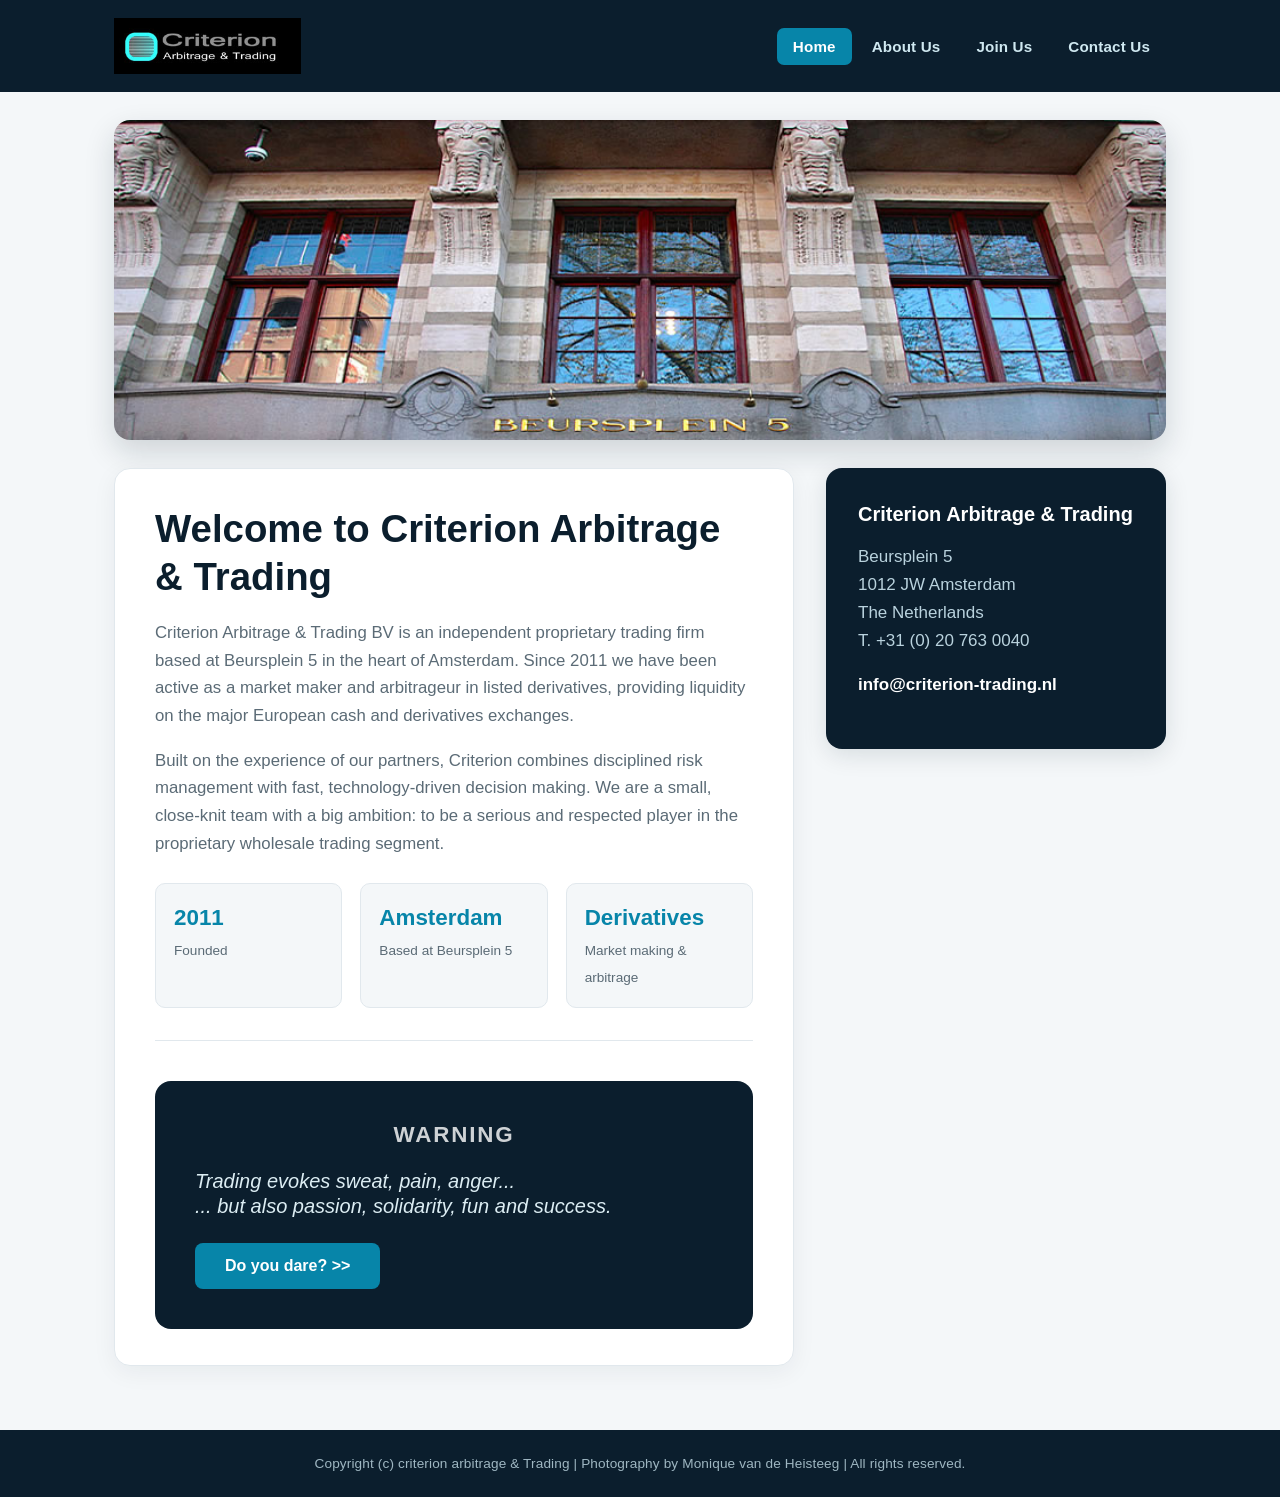
<file: criterion/index.html>
<!DOCTYPE html PUBLIC "-//W3C//DTD XHTML 1.0 Strict//EN" "http://www.w3.org/TR/xhtml1/DTD/xhtml1-strict.dtd">
<html xmlns="http://www.w3.org/1999/xhtml">
  <head>
    <meta http-equiv="Content-Type" content="text/html; charset=UTF-8" />
    <meta
      name="keywords"
      content="Criterion-trading, Criterion, trading, options, exchange, exchange trading, Euronext, Liffe, Xetra Dax, Eurex, option trading, marketmaker, opties, optie, handel, all options, amsterdam, call, put, optiver, imc, scrocca, flow, beursplein, derivaten, derivaten handel, arbitrage, bonus, optiehandel, flow traders, liquidity providing, liquidity provider, market maker, top, beste"
    />
    <meta name="description" content="" />

    <title>Criterion Arbitrage &amp; Trading</title>
    <link
      href="./css/cat.css"
      rel="stylesheet"
      type="text/css"
      media="screen"
    />
  </head>
  <body>
    <div id="wrapper">
      <div id="navbar">
        <div id="logo"></div>
        <div id="menu">
          <ul>
            <li class="current_page_item">
              <a href="./index.html">Home</a>
            </li>
            <li>
              <a href="./about.html">About Us</a>
            </li>
            <li><a href="./join.html">Join Us</a></li>
            <li>
              <a href="./contact.html">Contact Us</a>
            </li>
          </ul>
        </div>
        <!-- end #menu -->
      </div>
      <!-- end #navbar -->
      <div id="header">
        <img
          src="./img/home_bp.jpg"
          alt="Beursplein 5"
        />
      </div>
      <!-- end #header -->
      <div id="page">
        <div id="page-bgtop">
          <div id="page-bgbtm">
            <div id="content">
              <div class="welcome">
                <h1>Welcome to Criterion Arbitrage &amp; Trading</h1>
                <p>
                  Criterion Arbitrage &amp; Trading BV is an independent proprietary trading firm
                  based at Beursplein 5 in the heart of Amsterdam. Since 2011 we have been active
                  as a market maker and arbitrageur in listed derivatives, providing liquidity on
                  the major European cash and derivatives exchanges.
                </p>
                <p>
                  Built on the experience of our partners, Criterion combines disciplined risk
                  management with fast, technology-driven decision making. We are a small,
                  close-knit team with a big ambition: to be a serious and respected player in the
                  proprietary wholesale trading segment.
                </p>
                <div class="stats-row">
                  <div class="stat">
                    <span class="stat-value">2011</span>
                    <span class="stat-label">Founded</span>
                  </div>
                  <div class="stat">
                    <span class="stat-value">Amsterdam</span>
                    <span class="stat-label">Based at Beursplein 5</span>
                  </div>
                  <div class="stat">
                    <span class="stat-value">Derivatives</span>
                    <span class="stat-label">Market making &amp; arbitrage</span>
                  </div>
                </div>
              </div>
              <div class="post cta-banner">
                <h1>WARNING</h1>
                <div class="entry">
                  <h4>
                    <em
                      >Trading evokes sweat, pain, anger...<br />
                      ... but also passion, solidarity, fun and success.
                    </em>
                  </h4>
                  <h3>
                    <a href="./join.html"
                      >Do you dare? &gt;&gt;</a
                    >
                  </h3>
                </div>
              </div>
            </div>
            <!-- end #content -->
            <div id="sidebar">
              <h2><strong>Criterion Arbitrage &amp; Trading</strong></h2>
              <p>
                Beursplein 5<br />
                1012 JW Amsterdam<br />
                The Netherlands<br />
                T. +31 (0) 20 763 0040
              </p>
              <p>
                <a href="mailto:info@criterion-trading.nl"
                  ><strong>info@criterion-trading.nl</strong></a
                >
              </p>
            </div>
            <!-- end #sidebar -->
            <div style="clear: both">&nbsp;</div>
          </div>
        </div>
      </div>
      <!-- end #page -->
    </div>
    <div id="footer">
      <p>
        Copyright (c) criterion arbitrage &amp; Trading | Photography by Monique
        van de Heisteeg | All rights reserved.
      </p>
    </div>
    <!-- end #footer -->
  </body>
</html>
</file>
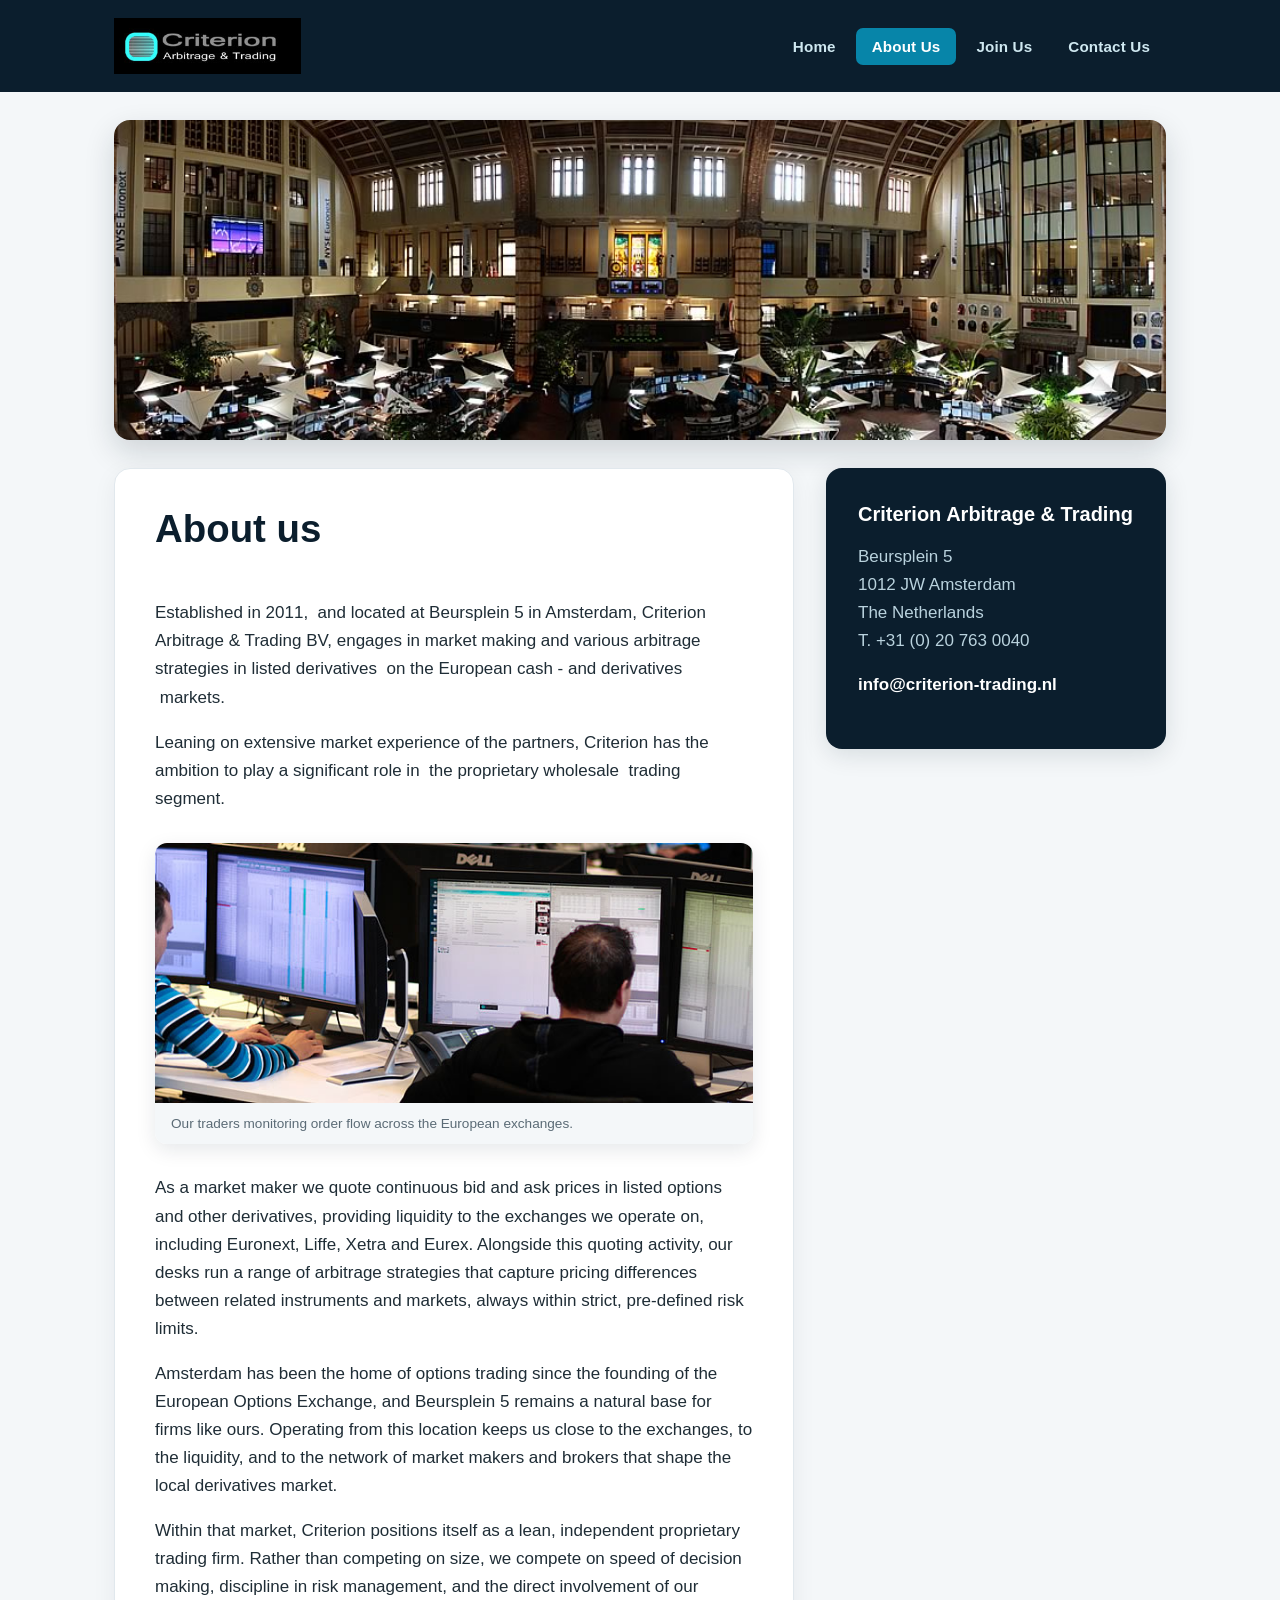
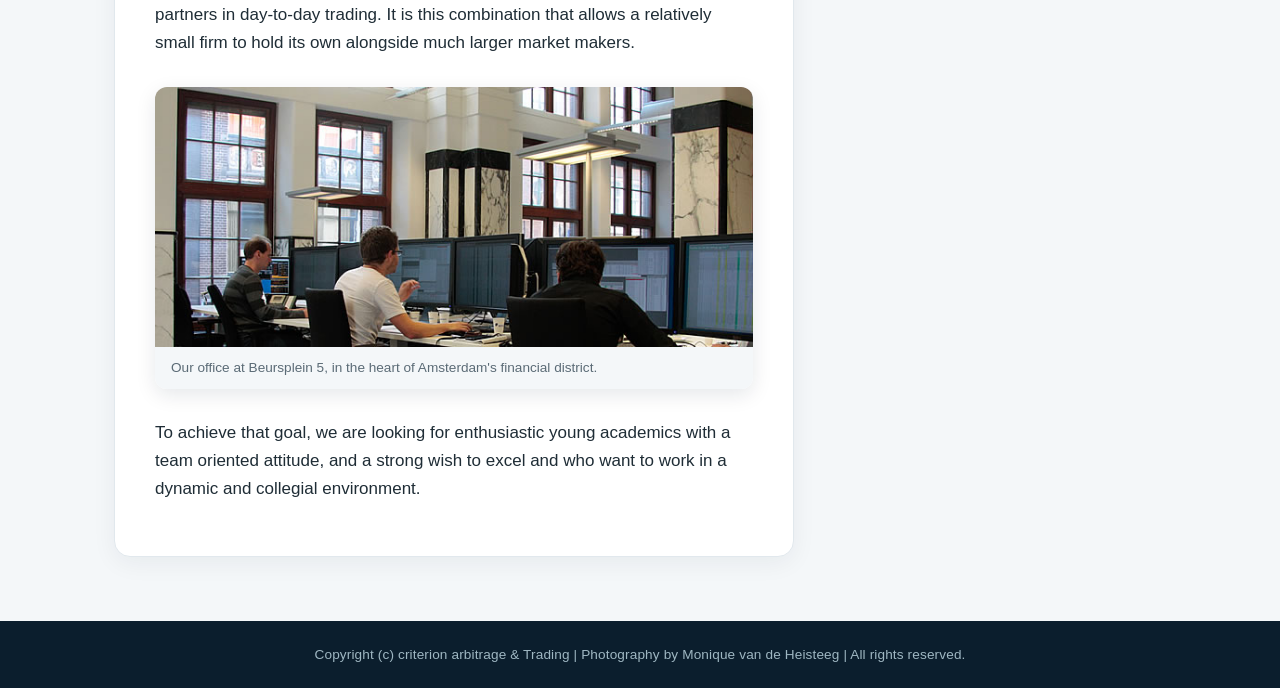
<file: criterion/about.html>
<!DOCTYPE html PUBLIC "-//W3C//DTD XHTML 1.0 Strict//EN" "http://www.w3.org/TR/xhtml1/DTD/xhtml1-strict.dtd">
<html xmlns="http://www.w3.org/1999/xhtml"><head><meta http-equiv="Content-Type" content="text/html; charset=UTF-8">
<meta name="keywords" content="Criterion-trading, Criterion, trading, options, exchange, exchange trading, Euronext, Liffe, Xetra Dax, Eurex, option trading">
<meta name="description" content="">

<title>Criterion Arbitrage &amp; Trading</title>
<link href="./css/cat.css" rel="stylesheet" type="text/css" media="screen">
</head>
<body>
<div id="wrapper">
	<div id="navbar">
	<div id="logo"></div>
	<div id="menu">
		<ul>
			<li><a href="./index.html">Home</a></li>
			<li class="current_page_item"><a href="./about.html">About Us</a></li>
			<li><a href="./join.html">Join Us</a></li>
			<li><a href="./contact.html">Contact Us</a></li>

		</ul>
	</div>
	<!-- end #menu -->
	</div>
	<!-- end #navbar -->
	<div id="header">
		<img src="./img/about_bp.jpg" alt="Beursplein 5">
	</div>
	<!-- end #header -->
	<div id="page">
	<div id="page-bgtop">
	<div id="page-bgbtm">
		<div id="content">
			<div class="post">
				<h1>About us </h1>
				<br>
			  <div class="entry">
			  <p>Established in 2011, &nbsp;and located at Beursplein 5 in Amsterdam, Criterion Arbitrage &amp; Trading BV, engages in market making and various arbitrage strategies in listed derivatives &nbsp;on the European cash - and derivatives &nbsp;markets.</p>
			  <p>Leaning on extensive market experience of the partners, Criterion has the ambition to play a significant role in &nbsp;the proprietary wholesale &nbsp;trading segment.</p>

			  <figure class="content-image">
			    <img src="./img/join_bp.jpg" alt="Traders at Criterion monitoring the markets">
			    <figcaption>Our traders monitoring order flow across the European exchanges.</figcaption>
			  </figure>

			  <p>As a market maker we quote continuous bid and ask prices in listed options and other derivatives, providing liquidity to the exchanges we operate on, including Euronext, Liffe, Xetra and Eurex. Alongside this quoting activity, our desks run a range of arbitrage strategies that capture pricing differences between related instruments and markets, always within strict, pre-defined risk limits.</p>
			  <p>Amsterdam has been the home of options trading since the founding of the European Options Exchange, and Beursplein 5 remains a natural base for firms like ours. Operating from this location keeps us close to the exchanges, to the liquidity, and to the network of market makers and brokers that shape the local derivatives market.</p>
			  <p>Within that market, Criterion positions itself as a lean, independent proprietary trading firm. Rather than competing on size, we compete on speed of decision making, discipline in risk management, and the direct involvement of our partners in day-to-day trading. It is this combination that allows a relatively small firm to hold its own alongside much larger market makers.</p>

			  <figure class="content-image">
			    <img src="./img/contact_bp.jpg" alt="Criterion office at Beursplein 5, Amsterdam">
			    <figcaption>Our office at Beursplein 5, in the heart of Amsterdam's financial district.</figcaption>
			  </figure>

			  <p>To achieve that goal, we are looking for enthusiastic young academics with a team oriented attitude, and a strong wish to excel and who want to work in a dynamic&nbsp;and collegial environment.</p>
			  </div>
			</div>
			
		</div>
		<!-- end #content -->
		<div id="sidebar">
			
				
					<h2><strong>Criterion Arbitrage &amp; Trading</strong></h2>
					<p>Beursplein 5<br>
						1012 JW Amsterdam<br>
						The Netherlands<br>
						T. +31 (0) 20 763 0040</p>
					<p><a href="mailto:info@criterion-trading.nl"><strong>info@criterion-trading.nl</strong></a></p>			
		</div>
		<!-- end #sidebar -->
		<div style="clear: both;">&nbsp;</div>
	</div>
	</div>
	</div>
	<!-- end #page -->
</div>
	<div id="footer">
		<p>Copyright (c) criterion arbitrage &amp; Trading | Photography by Monique van de Heisteeg | All rights reserved.</p>
	</div>
	<!-- end #footer -->


</body></html>
</file>
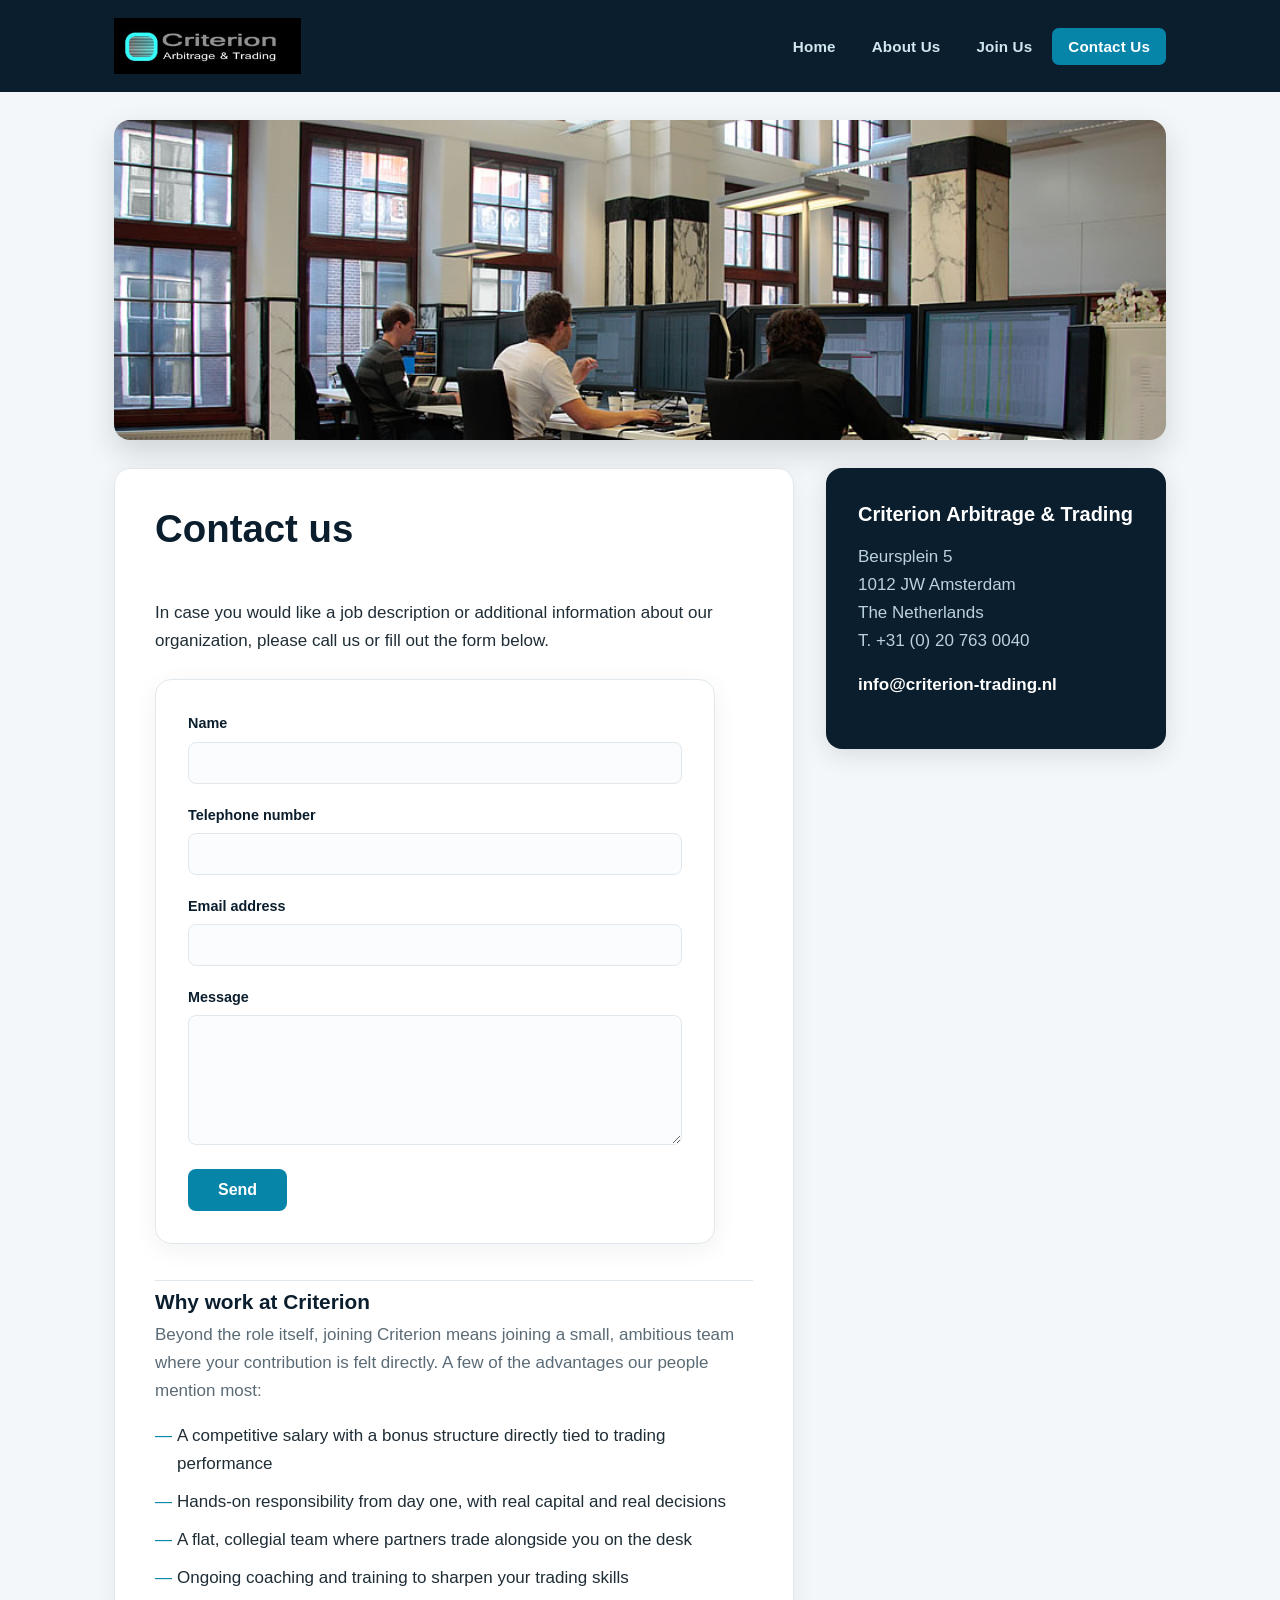
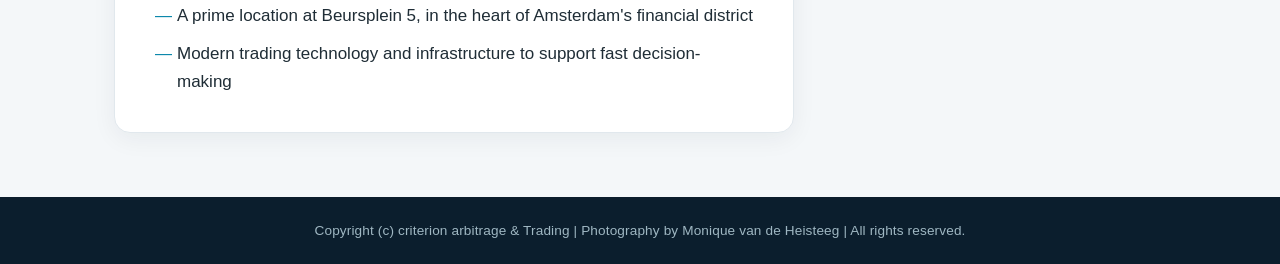
<file: criterion/contact.html>
<!DOCTYPE html PUBLIC "-//W3C//DTD XHTML 1.0 Strict//EN" "http://www.w3.org/TR/xhtml1/DTD/xhtml1-strict.dtd">
<html xmlns="http://www.w3.org/1999/xhtml"><head><meta http-equiv="Content-Type" content="text/html; charset=UTF-8">
<meta name="keywords" content="Criterion-trading, Criterion, trading, options, exchange, exchange trading, Euronext, Liffe, Xetra Dax, Eurex, option trading">
<meta name="description" content="">

<title>Criterion Arbitrage &amp; Trading</title>
<link href="./css/cat.css" rel="stylesheet" type="text/css" media="screen">
</head>
<body>
<div id="wrapper">
	<div id="navbar">
	<div id="logo"></div>
	<div id="menu">
		<ul>
			<li><a href="./index.html">Home</a></li>
			<li><a href="./about.html">About Us</a></li>
			<li><a href="./join.html">Join Us</a></li>
			<li class="current_page_item"><a href="./contact.html">Contact Us</a></li>

		</ul>
	</div>
	<!-- end #menu -->
	</div>
	<!-- end #navbar -->
	<div id="header">
		<img src="./img/contact_bp.jpg" alt="Beursplein 5">
	</div>
	<!-- end #header -->

	<div id="page">
	<div id="page-bgtop">
	<div id="page-bgbtm">
		<div id="content">
			<div class="post">
				<h1>Contact us </h1>
				
				<br>
			  <p>In case you would like a job description or additional information about our organization, please call us or fill out the form below.</p>
			  <form class="contact-form">
				<div class="form-field">
				  <label for="name">Name</label>
				  <input type="text" name="name" id="name">
				</div>
				<div class="form-field">
				  <label for="telephone">Telephone number</label>
				  <input type="tel" name="telephone" id="telephone">
				</div>
				<div class="form-field">
				  <label for="email">Email address</label>
				  <input type="email" name="email" id="email">
				</div>
				<div class="form-field">
				  <label for="message">Message</label>
				  <textarea name="message" id="message" rows="5"></textarea>
				</div>

				<input type="submit" name="submit" id="submit" value="Send" class="btn-submit">
			  </form>

			  <div class="perks">
			    <h2>Why work at Criterion</h2>
			    <p>Beyond the role itself, joining Criterion means joining a small, ambitious team where your contribution is felt directly. A few of the advantages our people mention most:</p>
			    <ul>
			      <li>A competitive salary with a bonus structure directly tied to trading performance</li>
			      <li>Hands-on responsibility from day one, with real capital and real decisions</li>
			      <li>A flat, collegial team where partners trade alongside you on the desk</li>
			      <li>Ongoing coaching and training to sharpen your trading skills</li>
			      <li>A prime location at Beursplein 5, in the heart of Amsterdam's financial district</li>
			      <li>Modern trading technology and infrastructure to support fast decision-making</li>
			    </ul>
			  </div>
			</div>
			
		</div>
		<!-- end #content -->
		<div id="sidebar">
			
				
					<h2><strong>Criterion Arbitrage &amp; Trading</strong></h2>
					<p>Beursplein 5<br>
						1012 JW Amsterdam<br>
						The Netherlands<br>
						T. +31 (0) 20 763 0040</p>
					<p><a href="mailto:info@criterion-trading.nl"><strong>info@criterion-trading.nl</strong></a></p>			
		</div>
		<!-- end #sidebar -->
		<div style="clear: both;">&nbsp;</div>
	</div>
	</div>
	</div>
	<!-- end #page -->
</div>
	<div id="footer">
		<p>Copyright (c) criterion arbitrage &amp; Trading | Photography by Monique van de Heisteeg | All rights reserved.</p>
	</div>
	<!-- end #footer -->


</body></html>
</file>
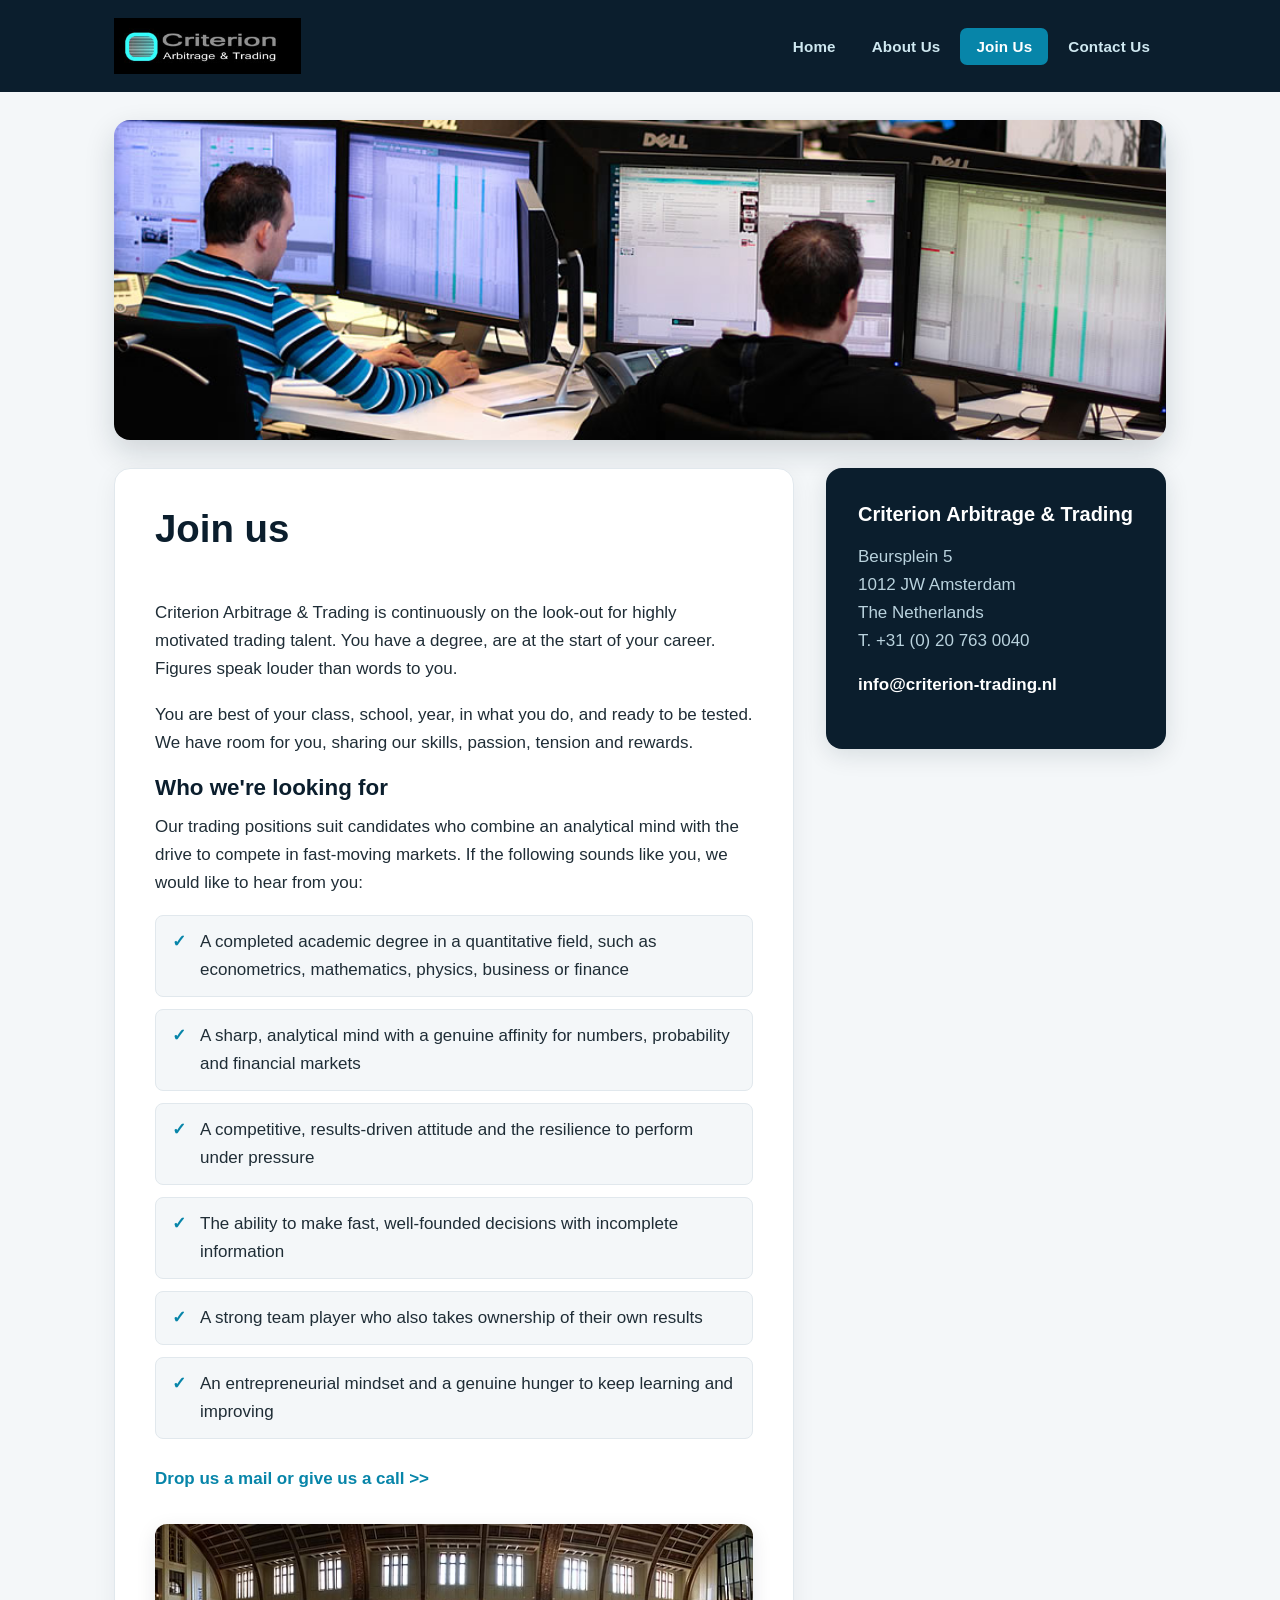
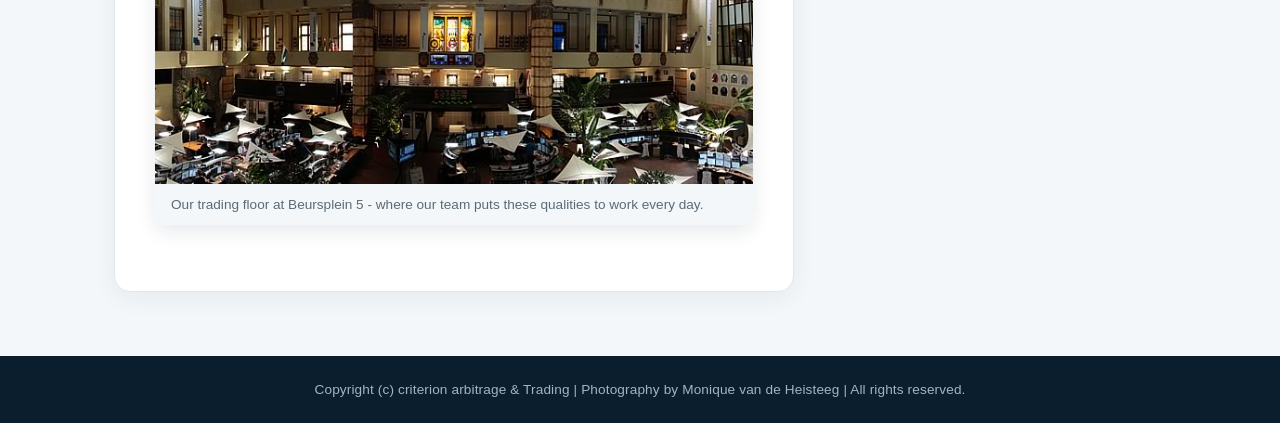
<file: criterion/join.html>
<!DOCTYPE html PUBLIC "-//W3C//DTD XHTML 1.0 Strict//EN" "http://www.w3.org/TR/xhtml1/DTD/xhtml1-strict.dtd">
<html xmlns="http://www.w3.org/1999/xhtml"><head><meta http-equiv="Content-Type" content="text/html; charset=UTF-8">
<meta name="keywords" content="Criterion-trading, Criterion, trading, options, exchange, exchange trading, Euronext, Liffe, Xetra Dax, Eurex, option trading">
<meta name="description" content="">

<title>Criterion Arbitrage &amp; Trading</title>
<link href="./css/cat.css" rel="stylesheet" type="text/css" media="screen">
</head>
<body>
<div id="wrapper">
	<div id="navbar">
	<div id="logo"></div>
	<div id="menu">
		<ul>
			<li><a href="./index.html">Home</a></li>
			<li><a href="./about.html">About Us</a></li>
			<li class="current_page_item"><a href="./join.html">Join Us</a></li>
			<li><a href="./contact.html">Contact Us</a></li>

		</ul>
	</div>
	<!-- end #menu -->
	</div>
	<!-- end #navbar -->
	<div id="header">
		<img src="./img/join_bp.jpg" alt="Beursplein 5">
	</div>
	<!-- end #header -->
	<div id="page">
	<div id="page-bgtop">
	<div id="page-bgbtm">
		<div id="content">
			<div class="post">
				<h1>Join us </h1>
			  <br>
			<div class="entry">
			  <p>Criterion Arbitrage &amp; Trading is continuously on the look-out for highly motivated trading talent.

You have a degree, are at the start of your career. Figures speak louder than words to you.</p>
			  <p>You are best of your class, school, year, in what you do, and ready to be tested.
			    We have room for you, sharing our skills, passion, tension and rewards.			    </p>

			  <h3>Who we're looking for</h3>
			  <p>Our trading positions suit candidates who combine an analytical mind with the drive to compete in fast-moving markets. If the following sounds like you, we would like to hear from you:</p>
			  <ul class="candidate-list">
			    <li>A completed academic degree in a quantitative field, such as econometrics, mathematics, physics, business or finance</li>
			    <li>A sharp, analytical mind with a genuine affinity for numbers, probability and financial markets</li>
			    <li>A competitive, results-driven attitude and the resilience to perform under pressure</li>
			    <li>The ability to make fast, well-founded decisions with incomplete information</li>
			    <li>A strong team player who also takes ownership of their own results</li>
			    <li>An entrepreneurial mindset and a genuine hunger to keep learning and improving</li>
			  </ul>

			  <p><a href=./contact.html><strong>Drop us a mail or give us a call &gt;&gt;</strong></a></p>

			  <figure class="content-image">
			    <img src="./img/about_bp.jpg" alt="Trading floor at Criterion Arbitrage &amp; Trading">
			    <figcaption>Our trading floor at Beursplein 5 - where our team puts these qualities to work every day.</figcaption>
			  </figure>
			</div>
			</div>
		</div>
		<!-- end #content -->
		<div id="sidebar">
			
				
					<h2><strong>Criterion Arbitrage &amp; Trading</strong></h2>
					<p>Beursplein 5<br>
						1012 JW Amsterdam<br>
						The Netherlands<br>
						T. +31 (0) 20 763 0040</p>
					<p><a href="mailto:info@criterion-trading.nl"><strong>info@criterion-trading.nl</strong></a></p>			
		</div>
		<!-- end #sidebar -->
		<div style="clear: both;">&nbsp;</div>
	</div>
	</div>
	</div>
	<!-- end #page -->
</div>
	<div id="footer">
		<p>Copyright (c) criterion arbitrage &amp; Trading | Photography by Monique van de Heisteeg | All rights reserved.</p>
	</div>
	<!-- end #footer -->


</body></html>
</file>
<file: criterion/css/cat.css>
@charset "UTF-8";

:root {
	--color-bg: #f4f7f9;
	--color-navy: #0b1e2d;
	--color-navy-light: #123247;
	--color-accent: #17b8d6;
	--color-accent-dark: #0785a9;
	--color-text: #1f2d36;
	--color-text-muted: #5b6b76;
	--color-border: #e1e8ed;
	--color-white: #ffffff;
	--font-base: -apple-system, BlinkMacSystemFont, "Segoe UI", Roboto, "Helvetica Neue", Arial, sans-serif;
}

* {
	box-sizing: border-box;
}

html, body {
	overflow-x: hidden;
}

body {
	margin: 0;
	padding: 0;
	background: var(--color-bg);
	font-family: var(--font-base);
	font-size: 17px;
	line-height: 1.6;
	color: var(--color-text);
}

h1, h2, h3, h4 {
	margin: 0 0 .5em;
	font-weight: 600;
	line-height: 1.25;
	color: var(--color-navy);
}

h1 {
	font-size: 2.4rem;
}

h2 {
	font-size: 1.9rem;
}

h3 {
	font-size: 1.4rem;
}

h3 a {
	color: var(--color-accent-dark);
}

h3 a:hover {
	color: var(--color-accent);
}

h4 {
	font-size: 1.2rem;
	font-weight: 500;
	letter-spacing: normal;
	color: var(--color-text-muted);
}

p, ul, ol {
	margin: 0 0 1em;
	line-height: 1.65;
}

a {
	text-decoration: none;
	color: var(--color-accent-dark);
	transition: color .15s ease;
}

a:hover {
	color: var(--color-accent);
}

#wrapper {
	max-width: 1100px;
	margin: 0 auto;
	padding: 0 24px;
}

/* Nav bar (logo + menu) */

#navbar {
	position: relative;
	display: flex;
	align-items: center;
	justify-content: space-between;
	flex-wrap: wrap;
	gap: 16px;
	padding: 18px 0;
}

#navbar::before {
	content: "";
	position: absolute;
	top: 0;
	bottom: 0;
	left: 50%;
	width: 100vw;
	margin-left: -50vw;
	background: var(--color-navy);
	z-index: -1;
}

#logo {
	float: none;
	width: 190px;
	height: 56px;
	background: url(../img/logo.jpg) no-repeat left center;
	background-size: contain;
}

#menu {
	width: auto;
	height: auto;
	margin: 0;
	padding: 0;
}

#menu ul {
	display: flex;
	flex-wrap: wrap;
	gap: 4px;
	margin: 0;
	padding: 0;
	list-style: none;
	line-height: normal;
}

#menu li {
	float: none;
}

#menu a {
	display: block;
	width: auto;
	height: auto;
	margin: 0;
	padding: 10px 16px;
	background: none;
	border-radius: 7px;
	text-decoration: none;
	text-align: center;
	font-size: .95rem;
	font-weight: 600;
	letter-spacing: .01em;
	color: #cfe8f0;
	border: none;
	transition: background .15s ease, color .15s ease;
}

#menu a:hover {
	background: rgba(255, 255, 255, .08);
	color: #ffffff;
}

#menu .current_page_item a {
	padding: 10px 16px;
	background: var(--color-accent-dark);
	color: #ffffff;
}

/* Hero header image */

#header {
	width: auto;
	height: auto;
	margin: 28px 0;
	padding: 0;
	border-radius: 16px;
	overflow: hidden;
	box-shadow: 0 12px 30px rgba(11, 30, 45, .16);
}

#header img {
	display: block;
	width: 100%;
	height: 320px;
	object-fit: cover;
}

/* Page layout */

#page {
	width: auto;
	margin: 0;
	padding: 0;
	background: none;
}

#page-bgtop {
	padding: 0;
}

#page-bgbtm {
	display: grid;
	grid-template-columns: 2fr 1fr;
	gap: 32px;
	align-items: start;
	padding-bottom: 56px;
}

#page-bgbtm > div[style] {
	display: none;
}

/* Content */

#content {
	float: none;
	width: auto;
	padding: 36px 40px;
	background: var(--color-white);
	border: 1px solid var(--color-border);
	border-radius: 16px;
	box-shadow: 0 6px 24px rgba(11, 30, 45, .06);
}

.post {
	background: none;
	margin-bottom: 0;
}

.post .entry {
	background: none;
	padding: 0;
	text-align: left;
}

/* Welcome / intro block (home page) */

.welcome {
	margin-bottom: 40px;
	padding-bottom: 32px;
	border-bottom: 1px solid var(--color-border);
}

.welcome h1 {
	margin-bottom: 18px;
}

.welcome p {
	font-size: 1.05rem;
	color: var(--color-text-muted);
}

.stats-row {
	display: flex;
	flex-wrap: wrap;
	gap: 18px;
	margin-top: 26px;
}

.stat {
	flex: 1 1 150px;
	padding: 16px 18px;
	background: var(--color-bg);
	border: 1px solid var(--color-border);
	border-radius: 10px;
}

.stat .stat-value {
	display: block;
	font-size: 1.4rem;
	font-weight: 700;
	color: var(--color-accent-dark);
}

.stat .stat-label {
	font-size: .85rem;
	color: var(--color-text-muted);
}

/* Call-to-action banner (existing home content, moved to bottom) */

.cta-banner {
	padding: 40px;
	text-align: center;
	background: var(--color-navy);
	border-radius: 16px;
	color: #ffffff;
}

.cta-banner h1 {
	margin-bottom: 20px;
	font-size: 1.4rem;
	text-transform: uppercase;
	letter-spacing: .08em;
	color: #ffffff;
	opacity: .8;
}

.cta-banner .entry h4 {
	margin-bottom: 24px;
	font-size: 1.25rem;
	font-weight: 400;
	font-style: italic;
	color: #dcedf3;
}

.cta-banner .entry h3 {
	margin: 0;
}

.cta-banner .entry h3 a {
	display: inline-block;
	padding: 13px 30px;
	background: var(--color-accent-dark);
	border-radius: 8px;
	font-size: 1rem;
	font-weight: 600;
	color: #ffffff;
}

.cta-banner .entry h3 a:hover {
	background: var(--color-accent);
	color: #ffffff;
}

/* Inline content images (about / join pages) */

figure.content-image {
	margin: 30px 0;
	border-radius: 12px;
	overflow: hidden;
	box-shadow: 0 6px 20px rgba(11, 30, 45, .1);
}

figure.content-image img {
	display: block;
	width: 100%;
	height: 260px;
	object-fit: cover;
}

figure.content-image figcaption {
	padding: 10px 16px;
	background: var(--color-bg);
	font-size: .85rem;
	color: var(--color-text-muted);
}

/* Candidate profile list (join page) */

ul.candidate-list {
	display: grid;
	gap: 12px;
	margin: 18px 0 26px;
	padding: 0;
	list-style: none;
}

ul.candidate-list li {
	position: relative;
	padding: 12px 16px 12px 44px;
	background: var(--color-bg);
	border: 1px solid var(--color-border);
	border-radius: 8px;
}

ul.candidate-list li::before {
	content: "\2713";
	position: absolute;
	left: 16px;
	top: 12px;
	font-weight: 700;
	color: var(--color-accent-dark);
}

.btn {
	display: inline-block;
	padding: 12px 26px;
	background: var(--color-accent-dark);
	border-radius: 8px;
	font-weight: 600;
	color: #ffffff;
}

.btn:hover {
	background: var(--color-accent);
	color: #ffffff;
}

/* Contact form */

.contact-form {
	max-width: 560px;
	margin: 24px 0 36px;
	padding: 32px;
	background: var(--color-white);
	border: 1px solid var(--color-border);
	border-radius: 16px;
	box-shadow: 0 6px 24px rgba(11, 30, 45, .06);
}

.form-field {
	display: flex;
	flex-direction: column;
	margin-bottom: 20px;
}

.form-field:last-of-type {
	margin-bottom: 24px;
}

.form-field label {
	margin-bottom: 6px;
	font-size: .9rem;
	font-weight: 600;
	color: var(--color-navy);
}

.form-field input,
.form-field textarea {
	padding: 11px 13px;
	font-family: inherit;
	font-size: 1rem;
	color: var(--color-text);
	background: #fbfcfd;
	border: 1px solid var(--color-border);
	border-radius: 8px;
	transition: border-color .15s ease, box-shadow .15s ease;
}

.form-field input:focus,
.form-field textarea:focus {
	outline: none;
	border-color: var(--color-accent-dark);
	box-shadow: 0 0 0 3px rgba(7, 133, 169, .15);
}

.form-field textarea {
	min-height: 130px;
	resize: vertical;
}

.btn-submit {
	display: inline-block;
	padding: 12px 30px;
	background: var(--color-accent-dark);
	border: none;
	border-radius: 8px;
	font-family: inherit;
	font-size: 1rem;
	font-weight: 600;
	color: #ffffff;
	cursor: pointer;
	transition: background .15s ease;
}

.btn-submit:hover {
	background: var(--color-accent);
}

/* Working-here perks (contact page) */

.perks {
	padding-top: 8px;
	border-top: 1px solid var(--color-border);
}

.perks h2 {
	margin-bottom: 6px;
	font-size: 1.3rem;
}

.perks > p {
	color: var(--color-text-muted);
}

.perks ul {
	display: grid;
	gap: 10px;
	margin: 16px 0 0;
	padding: 0;
	list-style: none;
}

.perks li {
	position: relative;
	padding-left: 22px;
}

.perks li::before {
	content: "\2014";
	position: absolute;
	left: 0;
	color: var(--color-accent-dark);
}

/* Sidebar */

#sidebar {
	float: none;
	width: auto;
	margin: 0;
	padding: 34px 32px;
	background: var(--color-navy);
	border-radius: 16px;
	box-shadow: 0 6px 24px rgba(11, 30, 45, .12);
	color: #b9d2dd;
}

#sidebar h2 {
	height: auto;
	margin-bottom: 16px;
	padding-left: 0;
	letter-spacing: normal;
	font-size: 1.25rem;
	color: #ffffff;
}

#sidebar p {
	margin: 0 0 16px;
	padding: 0;
	text-align: left;
	color: #b9d2dd;
}

#sidebar a {
	border: none;
	color: #6fe0f2;
}

#sidebar a:hover {
	color: #ffffff;
	text-decoration: underline;
}

#sidebar strong {
	color: #ffffff;
}

/* Footer */

#footer {
	position: relative;
	margin-top: 8px;
	padding: 26px 0;
	background: var(--color-navy);
	border-top: none;
}

#footer::before {
	content: "";
	position: absolute;
	top: 0;
	bottom: 0;
	left: 50%;
	width: 100vw;
	margin-left: -50vw;
	background: var(--color-navy);
	z-index: -1;
}

#footer p {
	margin: 0;
	padding: 0;
	line-height: normal;
	font-size: .85rem;
	text-transform: none;
	letter-spacing: .01em;
	text-align: center;
	color: #9fb7c2;
}

#footer a {
	color: #9fb7c2;
}

#footer a:hover {
	color: #ffffff;
}

/* Responsive */

@media (max-width: 820px) {
	#page-bgbtm {
		grid-template-columns: 1fr;
	}

	#navbar {
		justify-content: center;
		text-align: center;
	}

	#menu ul {
		justify-content: center;
	}

	#header img {
		height: 200px;
	}

	#content {
		padding: 26px 24px;
	}

	#sidebar {
		padding: 26px 24px;
	}

	h1 {
		font-size: 1.9rem;
	}

	h2 {
		font-size: 1.5rem;
	}

	.stats-row {
		flex-direction: column;
	}
}
</file>
